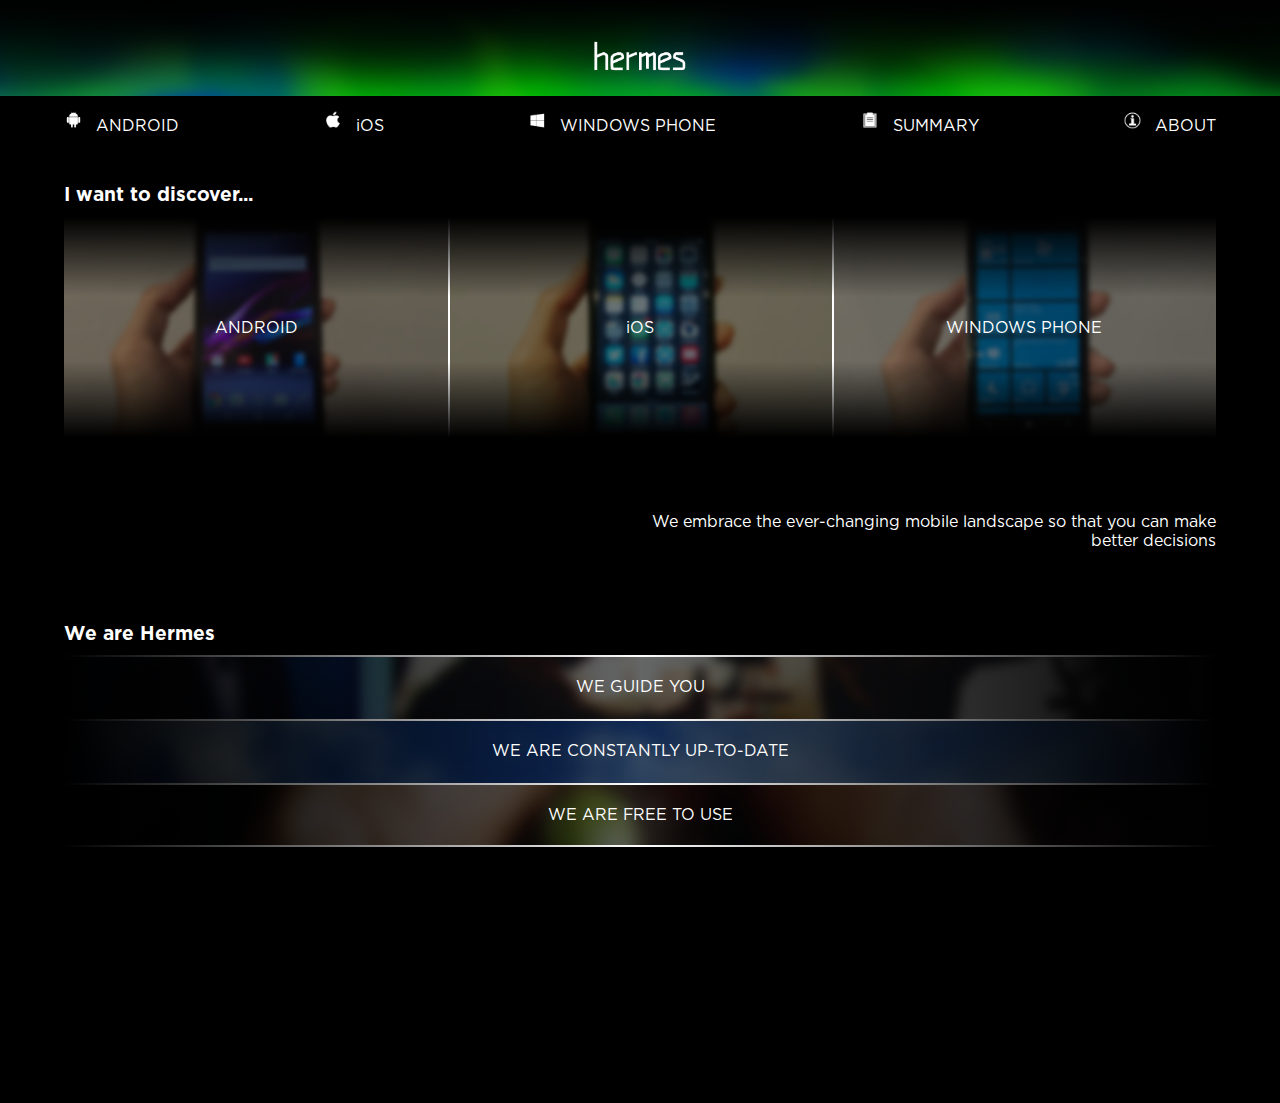
<file: index.html>
<!DOCTYPE html>
<html>
	<head>
		<meta charset="utf-8" />
		<title>
      WhatMobile &#124; Helping you to discover the mobile landscape
    </title>
		<link rel="stylesheet" type="text/css" href="index.css"/>
    <script type="text/javascript" src="jquery-1.9.1.js" ></script>
    <script type="text/javascript" src="HermesIndex.js" ></script>
    <script type="text/javascript" src="PxConverter.js" ></script>
    <link rel="shortcut icon" href="Assets/favicon.ico"/>
  </head>
  <body>
    <div id="aurora">
      <a href="index.html">
        <img id="logo" src="Assets/Logo.gif" alt="logo">
      </a>
      <div id="aurorabg">
      </div>
    </div>
        
    <div id="wrapper">

      <div id="navwrapper">
        <div id="container">
          <div class="box1">
            <a href="android.html">
              <img src="Assets/Android.png" alt="Android">
              ANDROID
            </a>
          </div>
          <div class="box2">
            <a href="ios.html">
              <img src="Assets/Apple.png" alt="Apple">
              iOS
            </a>
          </div>
          <div class="box3">
            <a href="wp.html">
              <img src="Assets/WP.png" alt="WP">
              WINDOWS PHONE
            </a>
          </div>
          <div class="box4">
            <a href="summary.html">
              <img src="Assets/Summary.png" alt="Summary">
              SUMMARY
            </a>
          </div>
          <div class="box5">
            <a href="about.html">
              <img src="Assets/Info.png" alt="About">
              ABOUT
            </a>
          </div>
          <span class="stretch"></span>
        </div>
      </div>

      <div class="subheader">
        <p>I want to discover...</p>
      </div>

      <!-- START OF 3 TILES -->
      <div class="gradientdown">
      </div>
      <div id="boxcontainerindex">

        <div class="box" id="androidintro">
          <a href="android.html">
            <p>
              ANDROID
            </p>
          </a>
        </div>
        <div class="division">
        </div>

        <div class="box" id="iosintro">
          <a href="ios.html">
            <p>
              iOS
            </p>
          </a>
        </div>
        <div class="division">
        </div>

        <div class="box" id="wpintro">
          <a href="wp.html">
            <p>
              WINDOWS PHONE
            </p>
          </a>
        </div>
      </div>
      <div class="gradientup">
      </div>
      <!-- END OF 3 TILES -->

      <div class="quotation">
        <p>
          We embrace the ever-changing mobile landscape 
          so that you can make better decisions
        </p>
      </div>

      <div id="bottompanel">
        <div class="subheader">
          <p>We are Hermes</p>
        </div>

        <div class="WR" id="firstWR">
          <div class="rect" id="firstrec">
            <div class="horizdivider bottomgradient">
            </div>
              <div class="bottomgradient">
              </div>  
              <p class="headertext">
                <span>WE GUIDE YOU</span>
              </p>
              <p class="headertext contentshift">
                We are here to offer you a complete and unadulterated information of current gadgets to help you make the best out of your purchase.
              </p>
          </div>
        </div>

        <div class="WR" id="secondWR">
          <div class="rect" id="secondrec">
            <div class="horizdivider bottomgradient">
            </div>
              <div class="bottomgradient">
              </div>
              <p class="headertext">
                <span>WE ARE CONSTANTLY UP-TO-DATE</span>
              </p>
              <p class="headertext contentshift">
                We constantly update our site so that you can get the most relevant information.
              </p>
          </div>
        </div>

        <div class="WR" id="thirdWR">
          <div class="lasthorizdivider bottomgradient">
          </div>
          <div class="rect" id="thirdrec">
            <div class="horizdivider bottomgradient">
            </div>
            <div class="bottomgradient">
            </div>
            <p class="headertext">
              <span>WE ARE FREE TO USE</span>
            </p>
            <p class="headertext contentshift">
              Use this website, free of charge.
            </p>
          </div>
        </div>
      </div><!--End of bottompanel-->
    </div><!-- End of wrapper-->

    <!--to pass accurate viewport width to jquery-->
    <div id="currentmedia">
    </div>
  </body>
</html>
</file>
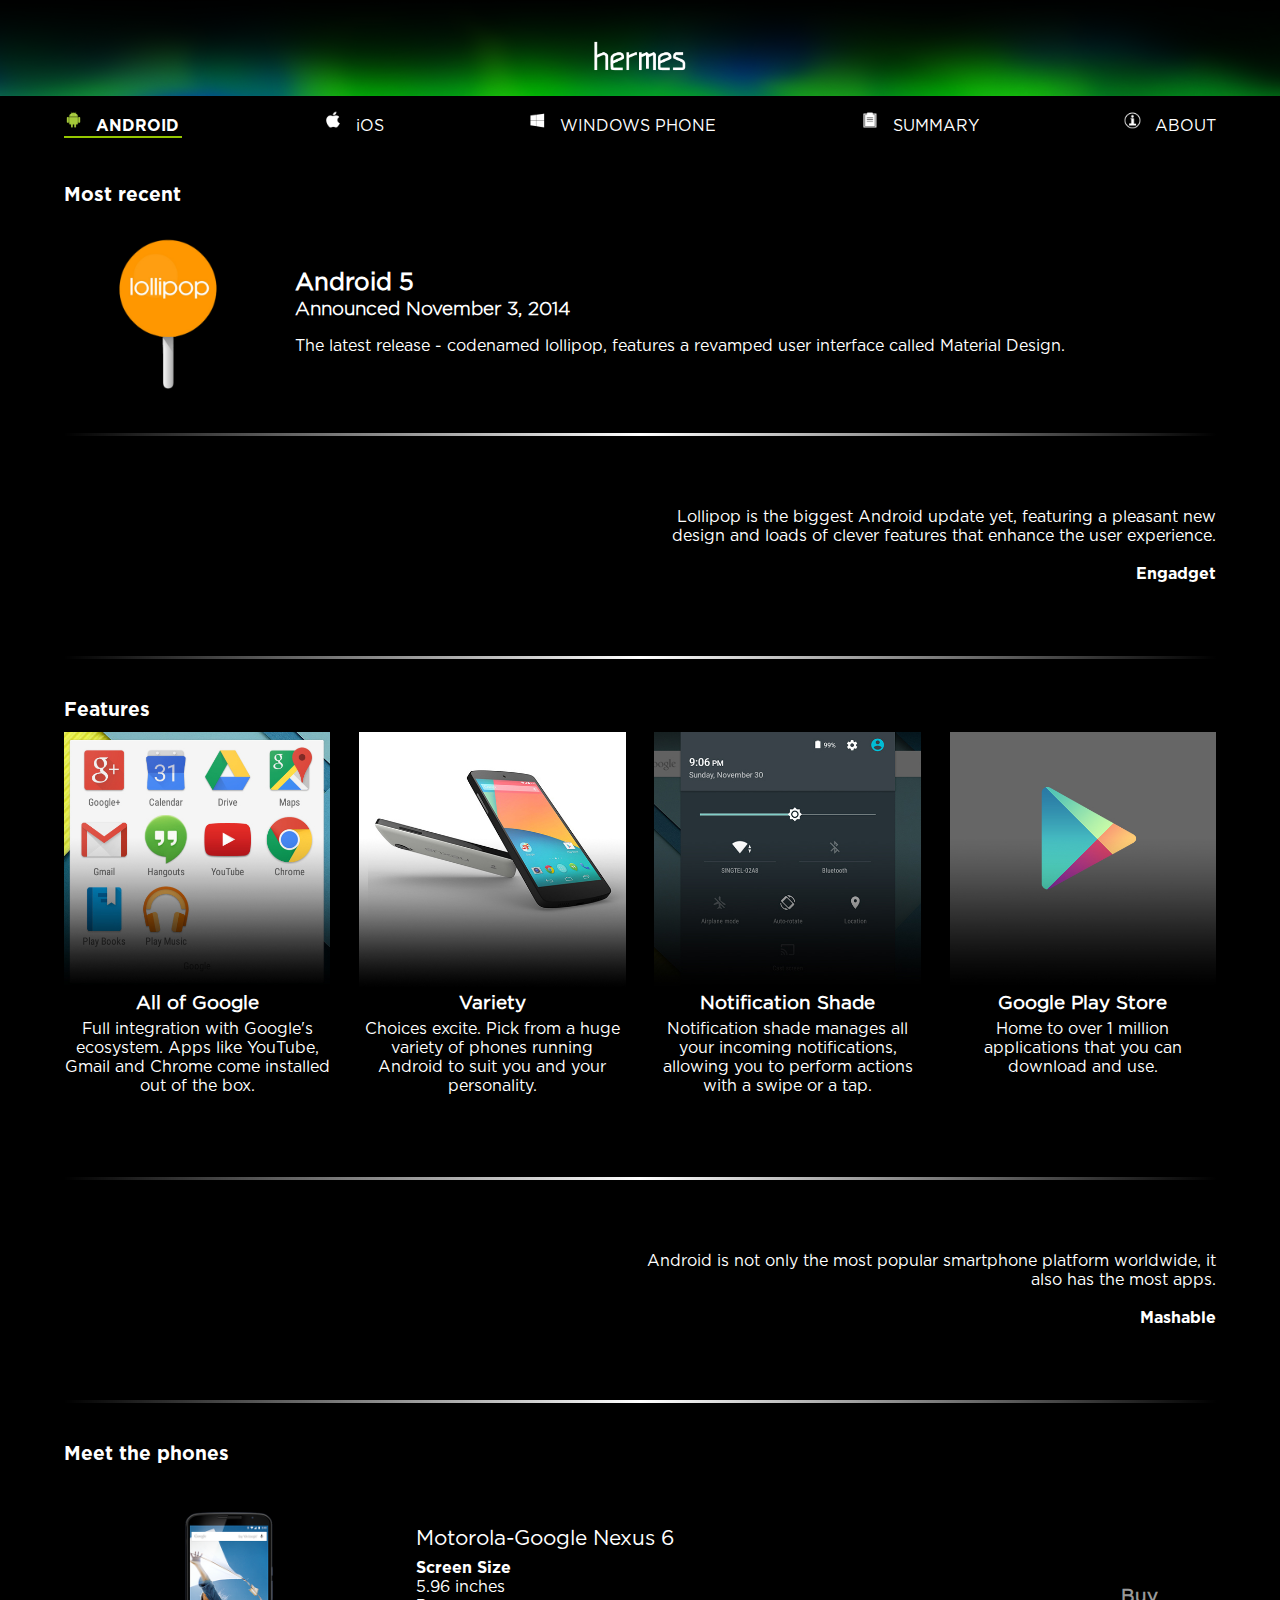
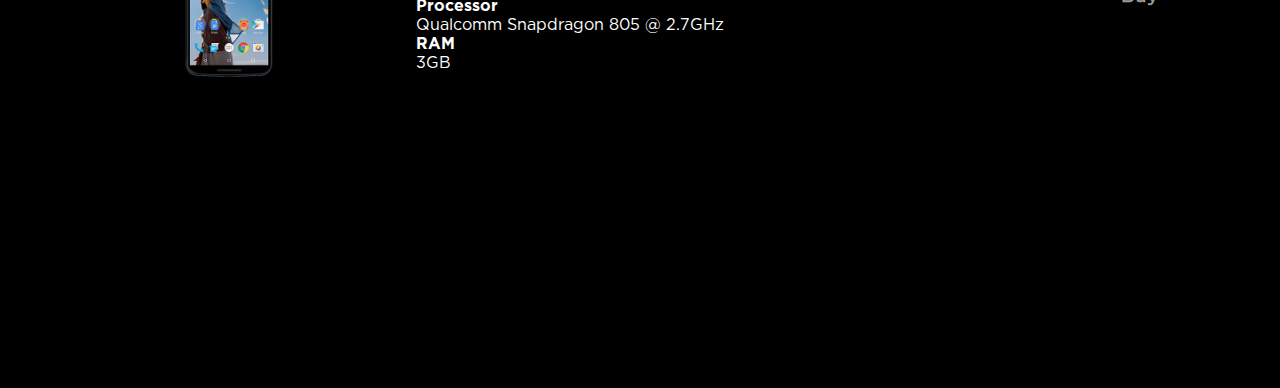
<file: Android.html>
<!DOCTYPE html>
<html>
  <head>
    <meta charset="utf-8" />
    <title>
      WhatMobile &#124; Helping you to discover the mobile landscape
    </title>
    <link rel="stylesheet" type="text/css" href="index.css"/>
    <script type="text/javascript" src="jquery-1.9.1.js" ></script>
    <script type="text/javascript" src="HermesIndex.js" ></script>
    <script type="text/javascript" src="PxConverter.js" ></script>
    <link rel="shortcut icon" href="Assets/favicon.ico"/>
  </head>
  <body>
    <div id="aurora">
      <a href="index.html">
        <img id="logo" src="Assets/Logo.gif" alt="logo">
      </a>
      <div id="aurorabg">
      </div>
    </div>

    <div id="wrapper">

      <div id="navwrapper">
        <div id="container">
          <div class="abox1">
            <a href="android.html">
              <img src="Assets/AndroidColored.png" alt="Android">
              ANDROID
            </a>
            <div class="ahorizdividerlink">
            </div>
          </div>
          <div class="box2">
            <a href="ios.html">
              <img src="Assets/Apple.png" alt="Apple">
              iOS
            </a>
          </div>
          <div class="box3">
            <a href="wp.html">
              <img src="Assets/WP.png" alt="WP">
              WINDOWS PHONE
            </a>
          </div>
          <div class="box4">
            <a href="summary.html">
              <img src="Assets/Summary.png" alt="Summary">
              SUMMARY
            </a>
          </div>
          <div class="box5">
            <a href="about.html">
              <img src="Assets/Info.png" alt="About">
              ABOUT
            </a>
          </div>
          <span class="stretch"></span>
        </div>
      </div>

      <div class="subheader">
        <p>
          Most recent
        </p>
      </div>

      <div id="introcontainer">
        <div class="pic" id="and">
        </div>
        <div class="intro">
          <h2>
            Android 5
          </h2>
          <h3>
            <span id="descriptor">
              Announced November 3, 2014
            </span>
          </h3>
          <p id="introcontent">
            The latest release - codenamed lollipop, features a revamped user interface called Material Design.
          </p>
        </div>
      </div>

      <div class="horizdividernonabsoluteup bottomgradient">
      </div>

      <div class="quotation">
        <p>
          Lollipop is the biggest Android update yet, featuring a pleasant new design and loads of clever features that enhance the user experience.
          <br>
          <br>
          <span class="boldtext">
            Engadget
          </span>
        </p>
      </div>

      <div class="horizdividernonabsolutedown bottomgradient">
      </div>

      <div id ="bottompanel">
        <div class="subheader">
          <p>
            Features
          </p>
        </div>

        <!--It has to be arranged like this due to inline-block styling (to take away the extra space)!-->
        <div class="boxescontainer">
          <div class="boxcontainerone">
            <div class="boxone" id="allofgoogle">
              <div class="boxtext"><h3>All of Google</h3><p>
              Full integration with Google's ecosystem. Apps like YouTube, Gmail and Chrome come installed out of the box.</p></div>
          </div><div class="boxtwo" id="variety">
            <div class="boxtext"><h3>Variety</h3><p>
              Choices excite. Pick from a huge variety of phones running Android to suit you and your personality.</p></div>
          </div></div><div class="boxcontainertwo"><div class="boxthree" id="notificationshade">
          <div class="boxtext"><h3>Notification Shade</h3><p>
              Notification shade manages all your incoming notifications, allowing you to perform actions with a swipe or a tap.</p></div>
          </div><div class="boxfour" id="googleplay">
          <div class="boxtext"><h3>Google Play Store</h3><p>
              Home to over 1 million applications that you can download and use.</p></div></div>
          </div>
        </div>

        <div class="horizdividernonabsoluteup bottomgradient"></div>

        <div class="quotation">
          <p>
            Android is not only the most popular smartphone platform worldwide, it also has the most apps.
            <br>
            <br>
            <span class="boldtext">
              Mashable
            </span>
          </p>
        </div>

        <div class="horizdividernonabsolutedown bottomgradient">
        </div>

          <div class="subheader">
            <p>
              Meet the phones
            </p>
          </div>

          <div class="phonecontainer">
            <div class="phone" id="nexus6">
            </div>
            <div class="phonedesc">
            
            <p>
              <span class="dheader">
                Motorola-Google Nexus 6
              </span>
              <br>
              <span class="boldtext">
                Screen Size
              </span>
              <br>
              <span class="unbold">
                5.96 inches
              </span>
              <br>
              <span class="boldtext">
                Processor
              </span>
              <br>
              <span class="unbold">
                Qualcomm Snapdragon 805 &#64; 2.7GHz
              </span>
              <br>
              <span class="boldtext">
                RAM
              </span>
              <br>
              <span class="unbold">
                3GB
              </span>
            </p>

            <div class="buybox">
              <h3>
                <a href="http://www.google.com/nexus/6/" target="_blank">Buy</a>
              </h3>
            </div>
          </div><!--End of phonedesc-->
        </div><!--End of phone container-->
      </div><!--End of bottompanel-->
    </div><!-- End of wrapper-->
      <!--to pass accurate viewport width to jquery-->
    <div id="currentmedia">
    </div>
  </body>
</html>
</file>
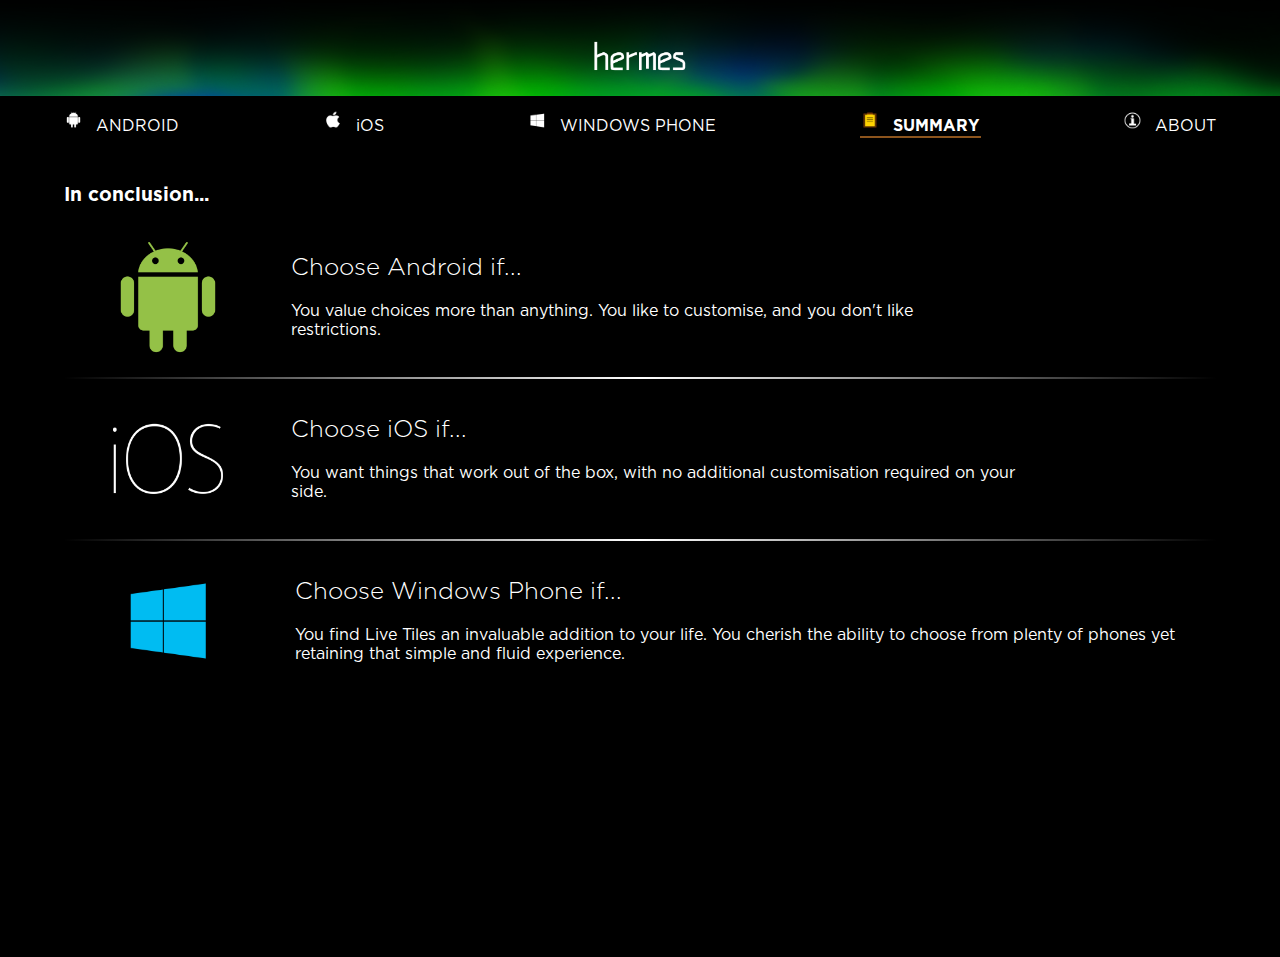
<file: summary.html>
<!DOCTYPE html>
<html>
  <head>
    <meta charset="utf-8" />
    <title>
      WhatMobile &#124; Helping you to discover the mobile landscape
    </title>
    <link rel="stylesheet" type="text/css" href="index.css"/>
    <script type="text/javascript" src="jquery-1.9.1.js" ></script>
    <script type="text/javascript" src="HermesIndex.js" ></script>
    <script type="text/javascript" src="PxConverter.js" ></script>
    <link rel="shortcut icon" href="Assets/favicon.ico"/>
  </head>
  <body>
    <div id="aurora">
      <a href="index.html">
        <img id="logo" src="Assets/Logo.gif" alt="logo">
      </a>
      <div id="aurorabg">
      </div>
    </div>

    <div id="wrapper">

      <div id="navwrapper">
        <div id="container">
          <div class="box1">
            <a href="android.html">
              <img src="Assets/Android.png" alt="Android">
              ANDROID
            </a>
          </div>
          <div class="box2">
            <a href="ios.html">
              <img src="Assets/Apple.png" alt="Apple">
              iOS
            </a>
          </div>
          <div class="box3">
            <a href="wp.html">
              <img src="Assets/WP.png" alt="WP">
              WINDOWS PHONE
            </a>
          </div>
          <div class="abox4">
            <a href="summary.html">
              <img src="Assets/SummaryColored.png" alt="Summary">
              SUMMARY
            </a>
            <div class="dhorizdividerlink">
            </div>
          </div>
          <div class="box5">
            <a href="about.html">
              <img src="Assets/Info.png" alt="About">
              ABOUT
            </a>
          </div>
          <span class="stretch">
          </span>
        </div>
      </div>

      <div class="subheader">
        <p>
          In conclusion...
        </p>
      </div>

      <div class="boxcontainersummary">
        <div class="picsummary" id="androidbox">
        </div>
        <div class="summaryintro">
          <p>
            <span class="summaryboxtext">
              Choose Android if...
            </span>
          </p>
          <br>
          <p>
            You value choices more than anything. You like to customise, and you don't like restrictions.
          </p>
        </div>
      </div>

      <div class="horizdividersummary"><div class="bottomgradient"></div></div>

      <div class="boxcontainersummary">
        <div class="picsummary" id="ios">
        </div>
        <div class="summaryintro">
          <p>
            <span class="summaryboxtext">
              Choose iOS if...
            </span>
          </p>
          <br>
          <p>
            You want things that work out of the box, with no additional customisation required on your side.
          </p>
        </div>
      </div>

      <div class="horizdividersummary"><div class="bottomgradient"></div></div>

      <div class="boxcontainersummary">
        <div class="picsummary" id="wpbox">
        </div>
        <div class="summaryintro">
          <p>
            <span class="summaryboxtext">
              Choose Windows Phone if...
            </span>
          </p>
          <br>
          <p>
            You find Live Tiles an invaluable addition to your life. You cherish the ability to choose from plenty of phones yet retaining that simple and fluid experience.
          </p>
        </div>
      </div>
    </div> <!--End of wrapper-->
    <!--to pass accurate viewport width to jquery-->
    <div id="currentmedia">
    </div>
  </body>
</html>
</file>
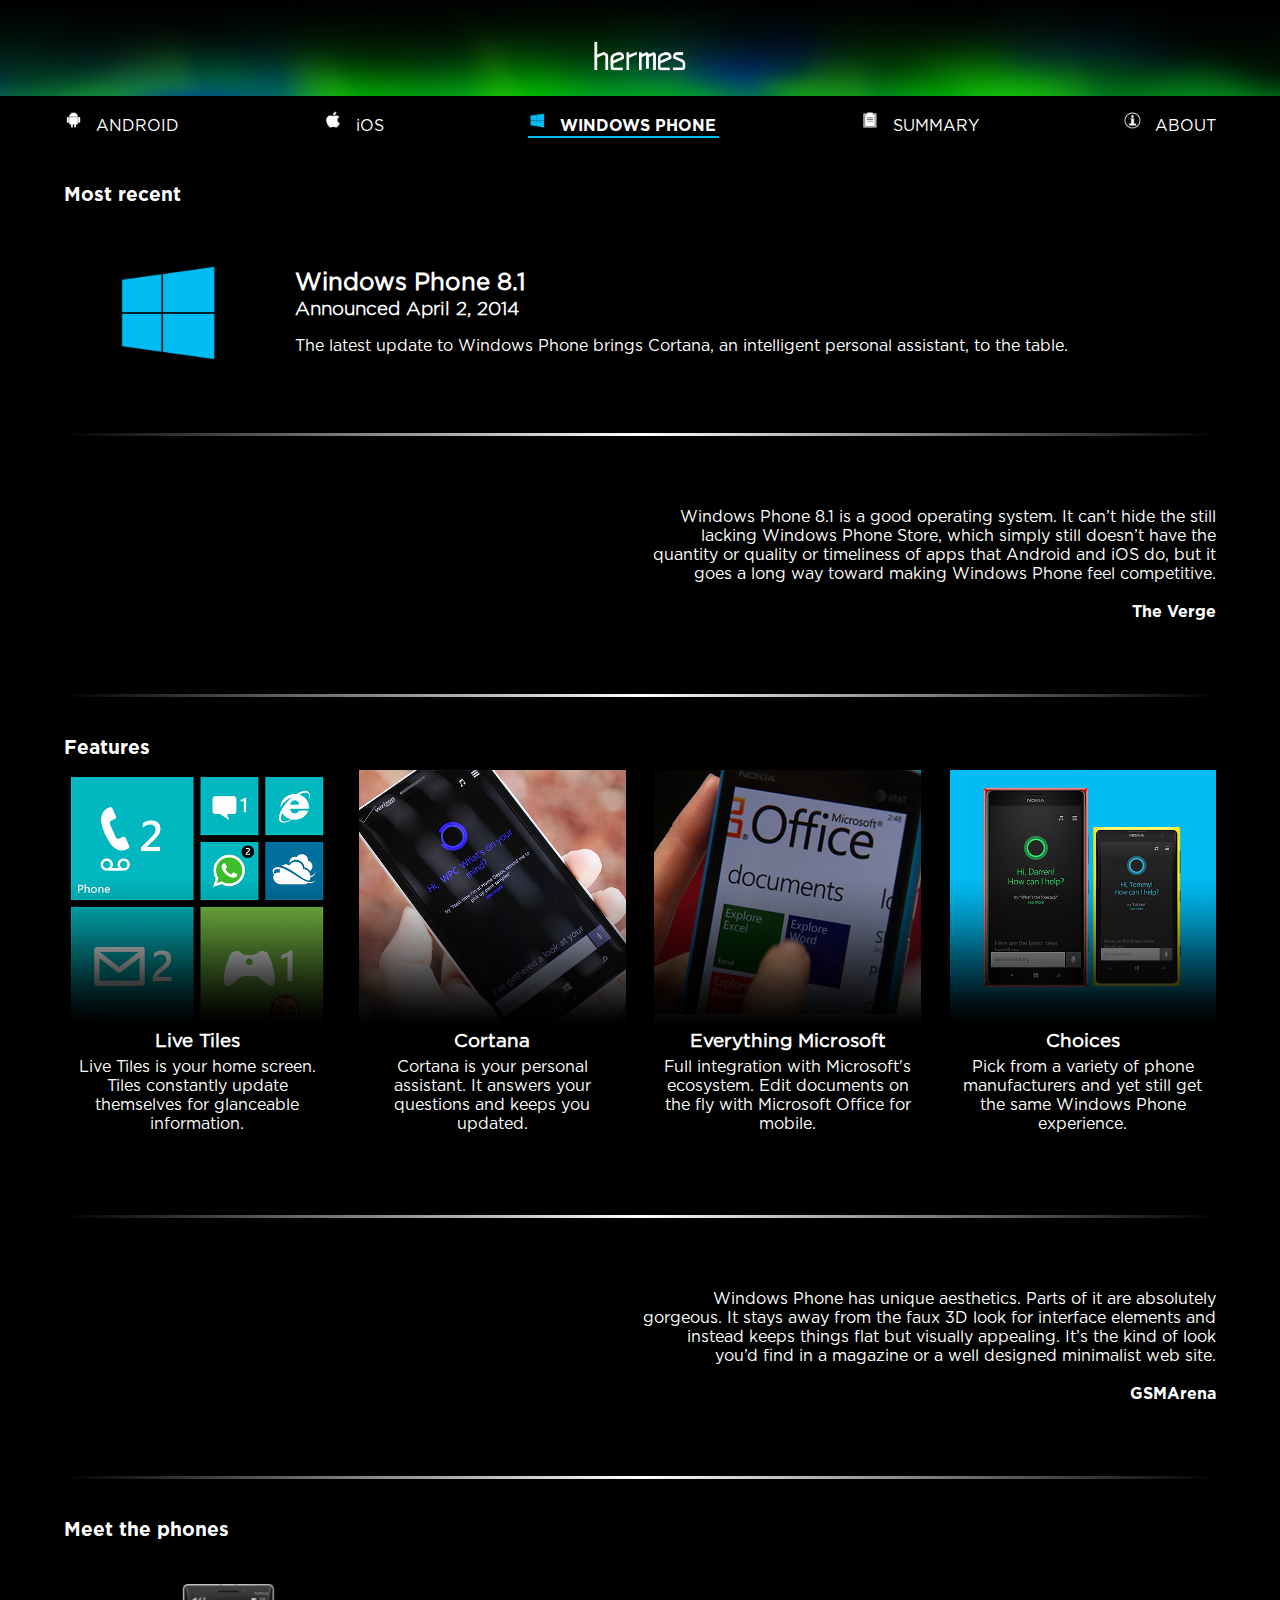
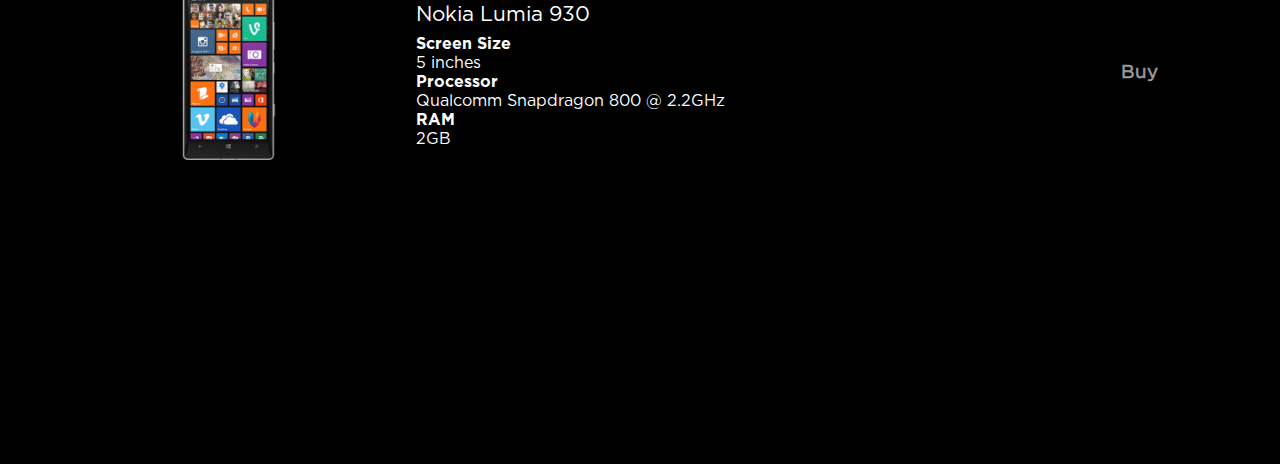
<file: wp.html>
<!DOCTYPE html>
<html>
  <head>
    <meta charset="utf-8" />
    <title>
      WhatMobile &#124; Helping you to discover the mobile landscape
    </title>
    <link rel="stylesheet" type="text/css" href="index.css"/>
    <script type="text/javascript" src="jquery-1.9.1.js" ></script>
    <script type="text/javascript" src="HermesIndex.js" ></script>
    <script type="text/javascript" src="PxConverter.js" ></script>
    <link rel="shortcut icon" href="Assets/favicon.ico"/>
  </head>
  <body>
    <div id="aurora">
      <a href="index.html">
        <img id="logo" src="Assets/Logo.gif" alt="logo">
      </a>
      <div id="aurorabg">
      </div>
    </div>

    <div id="wrapper">

      <div id="navwrapper">
        <div id="container">
          <div class="box1">
            <a href="android.html">
              <img src="Assets/Android.png" alt="Android">
              ANDROID
            </a>
          </div>
          <div class="box2">
            <a href="ios.html">
              <img src="Assets/Apple.png" alt="Apple">
              iOS
            </a>
          </div>
          <div class="abox3">
            <a href="wp.html">
              <img src="Assets/WPColored.png" alt="WP">
              WINDOWS PHONE
            </a>
            <div class="chorizdividerlink">
            </div>
          </div>
          <div class="box4">
            <a href="summary.html">
              <img src="Assets/Summary.png" alt="Summary">
              SUMMARY
            </a>
          </div>
          <div class="box5">
            <a href="about.html">
              <img src="Assets/Info.png" alt="About">
              ABOUT
            </a>
          </div>
          <span class="stretch">
          </span>
        </div>
      </div>

      <div class="subheader">
        <p>
          Most recent
        </p>
      </div>

      <div id="introcontainer">
        <div class="pic" id="wpbox">
        </div>
        <div class="intro">
          <h2>
            Windows Phone 8.1
          </h2>
          <h3>
            <span id="descriptor">
              Announced April 2, 2014
            </span>
          </h3>
          <p id="introcontent">
            The latest update to Windows Phone brings Cortana, an intelligent personal assistant, to the table.
          </p>
        </div>
      </div>

      <div class="horizdividernonabsoluteup bottomgradient"></div>

      <div class="quotation">
        <p>
          Windows Phone 8.1 is a good operating system. It can’t hide the still lacking Windows Phone Store, which simply still doesn’t have the quantity or quality or timeliness of apps that Android and iOS do, but it goes a long way toward making Windows Phone feel competitive.
          <br>
          <br>
          <span class="boldtext">
            The Verge
          </span>
        </p>
      </div>

      <div class="horizdividernonabsolutedown bottomgradient"></div>

      <div id ="bottompanel">
        <div class="subheader">
          <p>
            Features
          </p>
        </div>

        <!--It has to be arranged like this due to inline-block styling (to take away the extra space)!-->
        <div class="boxescontainer">
          <div class="boxcontainerone">
            <div class="boxone" id="livetiles">
              <div class="boxtext"><h3>Live Tiles</h3><p>
              Live Tiles is your home screen. Tiles constantly update themselves for glanceable information.</p></div>
          </div><div class="boxtwo" id="cortana">
            <div class="boxtext"><h3>Cortana</h3><p>
              Cortana is your personal assistant. It answers your questions and keeps you updated.</p></div>
          </div></div><div class="boxcontainertwo"><div class="boxthree" id="office">
          <div class="boxtext"><h3>Everything Microsoft</h3><p>
              Full integration with Microsoft's ecosystem. Edit documents on the fly with Microsoft Office for mobile.</p></div>
          </div><div class="boxfour" id="wpchoices">
          <div class="boxtext"><h3>Choices</h3><p>
              Pick from a variety of phone manufacturers and yet still get the same Windows Phone experience.</p></div></div>
            </div>
        </div>

        <div class="horizdividernonabsoluteup bottomgradient"></div>

        <div class="quotation">
          <p>
            Windows Phone has unique aesthetics. Parts of it are absolutely gorgeous. It stays away from the faux 3D look for interface elements and instead keeps things flat but visually appealing. It’s the kind of look you’d find in a magazine or a well designed minimalist web site.
            <br>
            <br>
            <span class="boldtext">
              GSMArena
            </span>
          </p>
        </div>

        <div class="horizdividernonabsolutedown bottomgradient"></div>

        <div class="subheader">
          <p>
            Meet the phones
          </p>
        </div>

        <div class="phonecontainer">
          <div class="phone" id="lumia">
          </div>
          <div class="phonedesc">
            <p>
              <span class="dheader">
                Nokia Lumia 930
              </span>
              <br>
              <span class="boldtext">
                Screen Size
              </span>
              <br>
              <span class="unbold">
                5 inches
              </span>
              <br>
              <span class="boldtext">
                Processor
              </span>
              <br>
              <span class="unbold">
                Qualcomm Snapdragon 800 &#64; 2.2GHz
              </span>
              <br>
              <span class="boldtext">
                RAM
              </span>
              <br>
              <span class="unbold">
                2GB
              </span>
            </p>

            <div class="buybox">
              <h3>
                <a href="http://www.nokia.com/sg-en/phones/phone/lumia930/" target="_blank">
                  Buy
                </a>
              </h3>
            </div>
          </div><!--End of phonedesc-->
        </div><!--End of phonecontainer-->
      </div><!--End of bottompanel-->
    </div><!-- End of wrapper-->
    <!--to pass accurate viewport width to jquery-->
    <div id="currentmedia">
    </div>
  </body>
</html>
</file>
<file: index.css>
@font-face {
  	font-family: 'Gotham-Book';
  	src: url('Assets/Gotham-Book.otf');
  	font-weight: normal;
 }

@font-face {
	font-family: 'Gotham-Bold';
	src: url('Assets/Gotham-Bold.otf');
	font-weight: normal;
}

@font-face {
	font-family: 'Gotham-Light';
	src: url('Assets/Gotham-Light.otf');
	font-weight: normal;
}

* {
	margin: 0;
	padding: 0;
}

body {
	color: white;
	font-family: "Gotham-Book", sans-serif;
	background-color: black;
	padding-bottom: 20%;
}

/*------STYLING FOR NAVBAR LINKS------*/
header {
	min-width: 9em;
	float: left;
	width: 15%;
	height: 100%;
	display: block;
}

ul {
	background-color: white;
	color: black;
	font-weight: 700;
}

li {
	list-style-type: none;
	text-align: left;
	width: 90%;
	padding: 0;
}

a:link {
	text-decoration: none;
	color: white;
	vertical-align: top;
}

a:visited {
    text-decoration: none;
    color: white;
}

a:hover {
    text-decoration: none;
    color: white;
}

a:active {
    text-decoration: none;
    color: white;
}

.buybox a:link {
	text-decoration: none;
	color: #999999;
}

.buybox a:visited {
    text-decoration: none;
    color: #999999;
}

.buybox a:hover {
    text-decoration: none;
    color: white;
}

.buybox a:active {
    text-decoration: none;
    color: #999999;
}

.abox1 a:link{
	font-family: 'Gotham-Bold', sans-serif;
}

.abox1 a:visited{
	font-family: 'Gotham-Bold', sans-serif;
}

.abox1 a:hover{
	font-family: 'Gotham-Bold', sans-serif;
}

.abox1 a:active{
	font-family: 'Gotham-Bold', sans-serif;
}

.abox2 a:link{
	font-family: 'Gotham-Bold', sans-serif;
}

.abox2 a:visited{
	font-family: 'Gotham-Bold', sans-serif;
}

.abox2 a:hover{
	font-family: 'Gotham-Bold', sans-serif;
}

.abox2 a:active{
	font-family: 'Gotham-Bold', sans-serif;
}

.abox3 a:link{
	font-family: 'Gotham-Bold', sans-serif;
}

.abox3 a:visited{
	font-family: 'Gotham-Bold', sans-serif;
}

.abox3 a:hover{
	font-family: 'Gotham-Bold', sans-serif;
}

.abox3 a:active{
	font-family: 'Gotham-Bold', sans-serif;
}

.abox4 a:link{
	font-family: 'Gotham-Bold', sans-serif;
}

.abox4 a:visited{
	font-family: 'Gotham-Bold', sans-serif;
}

.abox4 a:hover{
	font-family: 'Gotham-Bold', sans-serif;
}

.abox4 a:active{
	font-family: 'Gotham-Bold', sans-serif;
}

.abox5 a:link{
	font-family: 'Gotham-Bold', sans-serif;
}

.abox5 a:visited{
	font-family: 'Gotham-Bold', sans-serif;
}

.abox5 a:hover{
	font-family: 'Gotham-Bold', sans-serif;
}

.abox5 a:active{
	font-family: 'Gotham-Bold', sans-serif;
}

/*------STYLING FOR WEBPAGE CONTENT------*/
/*------STYLING FOR HEADER------*/

#aurora {
	height: 6em;
	position: relative;
}

#logo{
	height: 2em;
	width: auto;
	position: absolute;
	top: 2.5em;
	left: 50%;
	transform: translate(-50%, 0);
	-webkit-transform: translate(-50%, 0);
	z-index: 10;
}

#aurorabg{
	position: absolute;
	bottom: 0;
	width: 100%;
	height: 199px;
	background-image: url('Assets/Aurora.png');
	background-repeat: repeat-x;
	z-index: 1;
}

/*---------------------------------------------*/

#wrapper {
	margin: 0 5% 0 5%;
}

/*-------------STYLING FOR NAVBAR--------------*/

.box1, .box2, .box3, .box4, .box5{
    height: 1em;
    text-align: center;
    vertical-align: top;
    display: inline-block;
}

.fixed {
	padding: 1em 5% !IMPORTANT;
	width: 90%;
	position: fixed;
	top: 0;
	left: 0;
	z-index: 200;
	background-image: url(Assets/AuroraMenuBar.png);
	height: 100%;
}

.andfixed {
	padding: 1em 5% !IMPORTANT;
	width: 90%;
	position: fixed;
	top: 0;
	left: 0;
	z-index: 200;
	background-image: url(Assets/AndroidMenuBar.jpg);
	height: 100%;
}

.iosfixed {
	padding: 1em 5% !IMPORTANT;
	width: 90%;
	position: fixed;
	top: 0;
	left: 0;
	z-index: 200;
	background-image: url(Assets/IOSMenuBar.jpg);
	height: 100%;
}

.wpfixed {
	padding: 1em 5% !IMPORTANT;
	width: 90%;
	position: fixed;
	top: 0;
	left: 0;
	z-index: 200;
	background-image: url(Assets/WPMenuBar.jpg);
	height: 100%;
}

.summaryfixed {
	padding: 1em 5% !IMPORTANT;
	width: 90%;
	position: fixed;
	top: 0;
	left: 0;
	z-index: 200;
	background-image: url(Assets/SummaryMenuBar.jpg);
	height: 100%;
}

.infofixed {
	padding: 1em 5% !IMPORTANT;
	width: 90%;
	position: fixed;
	top: 0;
	left: 0;
	z-index: 200;
	background-image: url(Assets/InfoMenuBar.jpg);
	height: 100%;
}

.stretch {
    width: 100%;
    display: inline-block;
    font-size: 0;
    line-height: 0
}

#navwrapper {
	margin-bottom: 2.5em;
	height: 3em;
}

#container {
    text-align: justify;
    height: 1em;
    padding: 1em 0;
}
/*.bgFadeIn {
	-webkit-animation: bgFadeInAnim 0.5s;
	background: url(Assets/AuroraMenuBar.png);
}
.bgFadeOut {
	-webkit-animation: bgFadeOutAnim 0.5s;
	background: url(Assets/TransparentMenuBar.png);
}

@-webkit-keyframes bgFadeInAnim {
	from { background: url(Assets/TransparentMenuBar.png); }
	to { background: url(Assets/AuroraMenuBar.png); }
}
@-webkit-keyframes bgFadeOutAnim {
	from { background: url(Assets/AuroraMenuBar.png); }
	to { background: url(Assets/TransparentMenuBar.png); }
}*/
#container img {
	height: 1.2em;
	width: 1.2em;
	transform: translate(0, -10%);
	-webkit-transform: translate(0, -10%);
	margin-right: 0.5em;
}
/*--------------Index.html only---------------*/

.box {
	width: 100%;
 	height: 12em;
 	display: table-cell;
 	padding: 1em 1em 1em 1em;
 	text-align: center;
 	vertical-align: middle;
 	position: relative;
}

.division {
	display: inline-block;
	width: 0.1em;
	height: 100%;
	background-color: white;
	position: absolute;
	top: 50%;
	-moz-transform: translate(0, -50%);
	-webkit-transform: translate(0, -50%);
	transform: translate(0, -50%);
	z-index: 1;
}

.headertext {
	position: absolute;
	top: 0;
	left: 50%;
	transform: translate(-50%, 0);
	-webkit-transform: translate(-50%, 0);
}

.rect {
	width: 100%;
	height: 9em;
	background-color: red;
	position: relative;
}

/*Wrapping Rectangle acts as a window to facillitate jquery functions*/
.WR {
	height: 4em;
	overflow: hidden;
	text-align: center;
	position: relative;
}

.WR span{
	line-height: 4em;
}


.contentshift {
	top: 50%;
	width: 75%;
}

#boxcontainerindex{
	position: relative;
	display: table;
	table-layout: fixed;
	width: 100%;
}

#firstrec {
	background-image: url(Assets/weguideyou.jpg);
	background-size: cover;
}

#secondrec {
	background-image: url(Assets/alwaysupdated.jpg);
	background-size: cover;
}

#thirdrec {
	background-image: url(Assets/nonprofit.jpg);
	background-size: cover;
}

#androidintro {
	background-image: url(Assets/Z1.jpg);
	background-size: cover;
	background-position: 50% 50%;
}

#iosintro {
	background-image: url(Assets/iphone6intro.jpg);
	background-size: cover;
	background-position: 50% 50%;
}

#wpintro {
	background-image: url(Assets/WinPhone.jpg);
	background-size: cover;
	background-position: 50% 50%;
}

/*-------------Android.html only--------------*/
.abox1 {
    height: 1em;
    text-align: center;
    vertical-align: top;
    display: inline-block;
    position: relative;
}

.ahorizdividerlink {
	position: absolute;
	padding-right: 0.18em;
	height: 0.1em;
	width: 100%;
	background-color: #95c700;
}

#allofgoogle {
	background-image: url('Assets/gappsoverlay.jpg');
	background-position: 0 0;
	background-size: contain;
	background-repeat: no-repeat;
}

#and {
	background-image: url('Assets/Lollipop.png');
}

#variety {
	background-image: url('Assets/phonevarietyoverlay.jpg');
	background-position: 0 0;
	background-size: contain;
	background-repeat: no-repeat;
}

#notificationshade {
	background-image: url('Assets/notifsoverlay.jpg');
	background-position: 0 0;
	background-size: contain;
	background-repeat: no-repeat;
}

#googleplay {
	background-image: url('Assets/googleplayoverlay.jpg');
	background-position: 0 0;
	background-size: contain;
	background-repeat: no-repeat;
}

#nexus6 {
	background-image: url('Assets/nexus6.png');
	background-size: contain;
}

/*-------------iOS.html only--------------*/

.abox2 {
    height: 1em;
    text-align: center;
    vertical-align: top;
    display: inline-block;
    position: relative;
}

.bhorizdividerlink {
	position: absolute;
	padding-right: 0.18em;
	height: 0.1em;
	width: 100%;
	background-color: #bababa;
}

#iosbox {
	background-image: url('Assets/ios8.png');
}

#ioshome {
	background-image: url('Assets/gridhomeoverlay.jpg');
	background-position: 0 0;
	background-size: contain;
	background-repeat: no-repeat;
}

#siri {
	background-image: url('Assets/sirioverlay.jpg');
	background-position: 0 0;
	background-size: contain;
	background-repeat: no-repeat;
}

#stability {
	background-image: url('Assets/stabilityoverlay.jpg');
	background-position: 0 0;
	background-size: contain;
	background-repeat: no-repeat;
}

#appstore {
	background-image: url('Assets/appstoreoverlay.jpg');
	background-position: 0 0;
	background-size: contain;
	background-repeat: no-repeat;
}

#iphone6 {
	background-image: url('Assets/iphone6.png');
	background-size: contain;
	background-repeat: no-repeat;
}

#iphone6plus {
	background-image: url('Assets/iphone6plus.png');
	background-size: contain;
	background-repeat: no-repeat;
}

/*-------------WP.html only--------------*/

.abox3 {
    height: 1em;
    text-align: center;
    vertical-align: top;
    display: inline-block;
    position: relative;
}

.chorizdividerlink {
	position: absolute;
	padding-right: 0.18em;
	height: 0.1em;
	width: 100%;
	background-color: #00bcf2;
}

#livetiles {
	background-image: url('Assets/livetilesoverlay.jpg');
	background-position: 0 0;
	background-size: contain;
	background-repeat: no-repeat;
}

#cortana {
	background-image: url('Assets/cortanaoverlay.jpg');
	background-position: 0 0;
	background-size: contain;
	background-repeat: no-repeat;
}

#lumia {
	background-image: url('Assets/lumia930.png');
	background-size: contain;
}

#office {
	background-image: url('Assets/officeoverlay.jpg');
	background-position: 0 0;
	background-size: contain;
	background-repeat: no-repeat;
}

#wpbox {
	background-image: url('Assets/wp8.png');
}

#wpchoices {
	background-image: url('Assets/wpchoicesoverlay.jpg');
	background-position: 0 0;
	background-size: contain;
	background-repeat: no-repeat;
}

/*-------------summary.html only--------------*/

.abox4 {
    height: 1em;
    text-align: center;
    vertical-align: top;
    display: inline-block;
    position: relative;
}

.dhorizdividerlink {
	position: absolute;
	padding-right: 0.18em;
	height: 0.1em;
	width: 100%;
	background-color: #8c541d;
}

.horizdividersummary {
	height: 2px;
	width: 100%;
	background-color: white;
}

.picsummary {
	width: 13em;
	height: 10em;
	display: table-cell;
	background-size: cover;
	background-repeat: no-repeat;
	background-position: center;
	background-size: contain;
}

.summaryboxtext {
	font-family: 'Gotham-Light', sans-serif;
	font-size: 1.5em;
}

#androidbox {
	background-image: url('Assets/androidlogosummary.png');
}

/*-------------about.html only--------------*/

.abox5 {
    height: 1em;
    text-align: center;
    vertical-align: top;
    display: inline-block;
    position: relative;
}

.ehorizdividerlink {
	position: absolute;
	padding-right: 0.18em;
	height: 0.1em;
	width: 100%;
	background-color: #5093e7;
}

.aboutheader {
	font-family: 'Gotham-Light', sans-serif;
}

#aboutlogo {
	background-image: url(Assets/logo.gif);
	background-size: contain;
}

.aboutpic {
	width: 110px;
	height: 10em;
	display: table-cell;
	background-size: cover;
	background-repeat: no-repeat;
	background-position: center;
}

.aboutboxcontainer2 {
	width: 75%;
	margin-left: auto;
	margin-right: auto;
	height: 100%;
	display: table;
	position: relative;
}

.aboutsubheader {
	margin-top: 2em;
}

#maps {
	float: right;
	padding-bottom: 20%;
}

#address {
	margin-bottom: 2em;
}

#maps h3, #maps p{
	text-align: left;
}

#contactusform {
	float: left;
}

#contactusform textarea {
	resize: none;
	font-size: 1em;
	font-family: 'Gotham-Book', sans-serif;
}

form label, form input{
	display: inline-block;
	width: 20em;
}

form label {
	width: 5em;
	text-align: right;
	margin-right: 1em;
}

form input {
	font-size: 1em;
	font-family: 'Gotham-Book', sans-serif;
}

form div:nth-child(2) {
	margin-top: 1em;
}

form p {
	margin-top: 1em;
}

form div{
	display: block;
}

form p *{
	vertical-align: top;
}

iframe {
	width: 400px;
	height: 300px;
	border: 0px solid #ffffff;
}

.errormsg {
	text-align: center;
	display: none;
}

#submit {
	width: 4em;
}

#submitbutton {
	text-align: right;
}

#ios {
	background-image: url('Assets/ioslogosummary.png');
}

/*-------------404.html only--------------*/

#contentlost {
	text-align: center;
	padding: 20% 0 3% 0;
}

#gohomepadding {
	padding-top: 2%;
	text-align: center;
}
.horizdivider404 {
	height: 0.1em;
	width: 100%;
	background-color: white;
}

/*-----------------------------------------*/

.boldtext {
	font-family: 'Gotham-Bold', sans-serif;
}

.boxescontainer {
	position: relative;
	text-align: center;
}

.boxcontainerone {
	display: inline;
}

.boxcontainertwo {
	display: inline;
}

.boxone .boxtext, .boxtwo .boxtext, .boxthree .boxtext, .boxfour .boxtext{
	width: 100%;
	position: absolute;
	top: 65%;
	left: 50%;
	transform: translate(-50%, 0);
	-webkit-transform: translate(-50%, 0);
	text-align: center;
}

.boxone {
	position: relative;
	display: inline-block;
	height: 25em;
	width: 23.123%;
	/*width: 24.625%;*/
	min-width: 250px;
	/*margin-left: 0.5%;*/
}

.boxtext p{
	margin-top: 2%;
}

.boxtwo, .boxthree, .boxfour {
	position: relative;
	display: inline-block;
	height: 25em;
	width: 23.125%;
	min-width: 250px;
	margin-left: 2.5%;
}

.bottomgradient {
	height: 100%;
	width: 100%;
	background: -moz-linear-gradient(left,  rgba(0,0,0,1) 0%, rgba(0,0,0,0) 50%, rgba(0,0,0,0) 100%); /* FF3.6+ */
	background: -webkit-gradient(linear, left top, right top, color-stop(0%,rgba(0,0,0,1)), color-stop(50%,rgba(0,0,0,0)), color-stop(100%,rgba(0,0,0,0))); /* Chrome,Safari4+ */
	background: -webkit-linear-gradient(left,  rgba(0,0,0,1) 0%,rgba(0,0,0,0) 50%,rgba(0,0,0,0) 100%); /* Chrome10+,Safari5.1+ */
	background: -o-linear-gradient(left,  rgba(0,0,0,1) 0%,rgba(0,0,0,0) 50%,rgba(0,0,0,0) 100%); /* Opera 11.10+ */
	background: -ms-linear-gradient(left,  rgba(0,0,0,1) 0%,rgba(0,0,0,0) 50%,rgba(0,0,0,0) 100%); /* IE10+ */
	background: linear-gradient(to right,  rgba(0,0,0,1) 0%,rgba(0,0,0,0) 50%,rgba(0,0,0,0) 100%),
		linear-gradient(to right,  rgba(0,0,0,0) 0%,rgba(0,0,0,0) 50%,rgba(0,0,0,1) 100%); /* W3C */
}

.dheader {
	font-size: 1.3em;
	font-weight: 300;
	line-height: 2em;
}

.gradientdown {
	height: 5em;
	width: 90%;
	position: absolute;
	left: 5%;
	z-index: 181;
	background: -moz-linear-gradient(top,  rgba(0,0,0,1) 0%, rgba(0,0,0,0) 100%); /* FF3.6+ */
	background: -webkit-gradient(linear, left top, left bottom, color-stop(0%,rgba(0,0,0,1)), color-stop(100%,rgba(0,0,0,0))); /* Chrome,Safari4+ */
	background: -webkit-linear-gradient(top,  rgba(0,0,0,1) 0%,rgba(0,0,0,0) 100%); /* Chrome10+,Safari5.1+ */
	background: -o-linear-gradient(top,  rgba(0,0,0,1) 0%,rgba(0,0,0,0) 100%); /* Opera 11.10+ */
	background: -ms-linear-gradient(top,  rgba(0,0,0,1) 0%,rgba(0,0,0,0) 100%); /* IE10+ */
	background: linear-gradient(to bottom,  rgba(0,0,0,1) 0%,rgba(0,0,0,0) 100%); /* W3C */
}

.gradientup {
	height: 5em;
	width: 90%;
	position: absolute;
	left: 5%;
	z-index: 180;
	transform: translate(0, -100%);
	-webkit-transform: translate(0, -100%);
	background: -moz-linear-gradient(top,  rgba(0,0,0,0) 0%, rgba(0,0,0,1) 96%, rgba(0,0,0,1) 100%); /* FF3.6+ */
	background: -webkit-gradient(linear, left top, left bottom, color-stop(0%,rgba(0,0,0,0)), color-stop(96%,rgba(0,0,0,1)), color-stop(100%,rgba(0,0,0,1))); /* Chrome,Safari4+ */
	background: -webkit-linear-gradient(top,  rgba(0,0,0,0) 0%,rgba(0,0,0,1) 96%,rgba(0,0,0,1) 100%); /* Chrome10+,Safari5.1+ */
	background: -o-linear-gradient(top,  rgba(0,0,0,0) 0%,rgba(0,0,0,1) 96%,rgba(0,0,0,1) 100%); /* Opera 11.10+ */
	background: -ms-linear-gradient(top,  rgba(0,0,0,0) 0%,rgba(0,0,0,1) 96%,rgba(0,0,0,1) 100%); /* IE10+ */
	background: linear-gradient(to bottom,  rgba(0,0,0,0) 0%,rgba(0,0,0,1) 96%,rgba(0,0,0,1) 100%); /* W3C */
}

.subheader {
	text-align: left;
	width: 100%;
	color: white;
	font-size: 1.2em;
	padding-bottom: 0.5em;
	font-family: 'Gotham-Bold', Arial, sans-serif;
	clear: both;
}

.quotation {
	width: 50%;
	padding: 4.5em 0 4.5em 0;
	text-align: right;
	float: right;
}

.horizdivider {
	position: absolute;
	top: 0;
	height: 0.1em;
	width: 100%;
	background-color: white;
}

.horizdividernonabsoluteup {
	height: 0.2em;
	width: 100%;
	background-color: white;
	margin-top: 2.5em;
}

.horizdividernonabsolutedown {
	height: 0.2em;
	width: 100%;
	background-color: white;
	margin-bottom: 2.5em;
	clear: both;
}

.summaryintro {
	width: auto;
	height: 10em;
	display: table-cell;
	vertical-align: middle;
	padding-left: 2%;
	padding-right: 2%;
}

.lasthorizdivider {
	position: absolute;
	bottom: 0;
	height: 0.14em;
	width: 100%;
	background-color: white;
	z-index: 170;
}

.phone {
	background-size: cover;
	background-repeat: no-repeat;
	background-position: center;
}

.pic {
	width: 13em;
	height: 10em;
	display: table-cell;
	background-size: cover;
	background-repeat: no-repeat;
	background-position: center;
}

/*Most recent header for Android, WP and iOS*/
#introcontainer {
	width: 100%;
	margin-left: auto;
	margin-right: auto;
	margin-top: 1em;
	height: 100%;
	display: table;
	table-layout: fixed;
}

#bottompanel {
	clear: both;
}

#currentmedia {
	width: 100%;
}

#descriptor {
	font-family: 'Gotham-Light', sans-serif;
}

.intro {
	width: auto;
	height: 10em;
	display: table-cell;
	vertical-align: middle;
	padding-left: 2%;
	padding-right: 2%;
}

#introcontent {
	margin-top: 1em;
}

/*----------"Meet the phones" section only-----------*/

.buybox {
	position: absolute;
	margin-right: 7%;
	top: 50%;
	right: 0;
	transform: translate(0, -50%);
	-webkit-transform: translate(0, -50%);
}

.phone {
	width: 20%;
	height: 15em;
	display: table-cell;
}

.phonecontainer {
	width: 100%;
	margin-left: auto;
	margin-right: auto;
	height: 100%;
	display: table;
	margin-bottom: 1em;
}

.phonedesc {
	position: relative;
	width: 50%;
	height: 15em;
	display: table-cell;
	vertical-align: middle;
	padding-left: 2%;
}

.phonedesc p {
	margin: 0;
}

@media screen and (max-width: 1220px){
	
	/*----------Android.html, iOS.html, WP.html only-----------*/

	.boxcontainertwo {
		margin-top: 1em;
		display: block;
		text-align: center;
	}

	.boxcontainerone {
		margin-top: 1em;
		display: block;
		text-align: center;
	}

	.boxthree{
		margin: 0;
	}

	/*-------------------Summary.html only--------------------*/

	#contactusform {
		float: none;
		width: 474px;
		margin: auto;
	}

	#maps {
		float: none;
		width: 400px;
		margin: auto;
		margin-top: 2em;
		margin-bottom: 2em;
	}
}

@media screen and (max-width: 675px){
	/*-----------------------Navbar only-----------------------*/
	#container {
		font-size: 0.8em;
	}

	/*----------Android.html, iOS.html, WP.html only-----------*/
	.phone {
		display: block;
		width: 100%;
		background-size: contain;
	}

	.phonedesc {
		display: block;
		width: 100%;
		padding: 0;
		text-align: center;
	}

	.buybox {
		position: initial;
		transform: translate(0, 0);
		-webkit-transform: translate(0, 0);
		text-align: center;
		padding: 0;
		margin: 2em 0 0 0;
	}

	/*--------------------Summary.html only-------------------*/
	.summaryintro {
		margin: 1em 0;
		text-align: center;
	}

	/*--------------------About.html only-------------------*/
	
	.aboutpic {
		display: block;
		margin: auto;
	}

	.intro {
		display: block;
		height: 100%;
		width: 100%;
		padding: 0;
	}

	.picsummary {
		display: block;
		margin: auto;
	}

	.boxcontainer2 .pic {
		background-size: contain;
	}

	.pic {
		display: block;
		margin: auto;
	}
}

@media screen and (max-width: 580px){

	/*--------------------Index.html only-------------------*/

	.box {
		width: auto;
		display: block;
		position: relative;
		text-align: center;
	}

	.box p{
		position: absolute;
		top: 50%;
		left: 50%;
		transform: translate(-50%, -50%);
		-webkit-transform: translate(-50%, -50%);
	}

	.contentshift {
		top: 35%;
	}

	.gradientdown {
		width: 100%;
		left: 0;
	}

	.gradientup {
		width: 100%;
		left: 0;
	}

	.lasthorizdivider {
		height: 0.07em;
	}

	.rect {
		height: 14em !IMPORTANT;
	}

	.WR {
		height: 14em !IMPORTANT;
		overflow: hidden;
	}

	.WR span {
		display: block;
		line-height: 1em;
		margin-top: 1.2em;
	}

	#container {
		font-size: 1em;
	}

	#iosintro {
		margin: 1em 0 1em 0;
	}



	/*--------------------Navbar only-------------------*/

	#navwrapper {
		height: 100% !IMPORTANT;
	}

	.ahorizdividerlink, .bhorizdividerlink, .chorizdividerlink, 
	.dhorizdividerlink, .ehorizdividerlink {
		display: none;
	}

	.abox1, .abox2, .abox3, .abox4, .abox5 {
		background-color: white;
	}

	.abox1 a, .abox2 a, .abox3 a, .abox4 a, .abox5 a {
		color: black;
	}

	.box1, .box2, .box3, .box4, .box5, .abox1, .abox2, .abox3, .abox4, .abox5 {
		height: 1em;
	    display: block;
	    padding: 5% 0;
	}

	.stretch {
		display: none;
	}

	#container {
		height: auto;
		margin: 7% 0;
		padding: 0;
	}

	/*--------------------About.html only-------------------*/

	iframe {
		width: 100%;
	}

	form label {
		text-align: left;
	}

	form input {
		margin: auto;
	}

	#contactusform {
		width: 100%;
		padding: 0;
	}

	#contactusform input, #contactusform textarea {
		width: 100%;
	}

	#maps {
		width: 100%;
	}

	/*---------------------------------------------------*/

	.boxcontainertwo{
		margin: 0;
	}

	.boxcontainerone *, .boxcontainertwo *{
		display: block;
		width: 250px;
		margin: auto;
	}

	.boxone, .boxtwo, .boxthree, .boxfour {
		margin-bottom: 1em;
	}

	.division {
		display: none;
	}

	.fixed, .andfixed, .iosfixed, .wpfixed, .summaryfixed, .infofixed {
		position: relative;
		padding: 0 !IMPORTANT;
		width: 100%;
		background-image: none;
	}

	.phonecontainer {
		margin: 0 0 2em 0;
	}

	.quotation {
		width: 100%;
	}

	.subpagebox {
		width: auto;
		display: block;
		position: relative;
		text-align: center;
	}

	.subpagebox p{
		position: absolute;
		top: 50%;
		left: 50%;
		transform: translate(-50%, -50%);
		-webkit-transform: translate(-50%, -50%);
	}

	/*to pass accurate viewport width to jquery*/
	#currentmedia {
		max-width: 500px;
	}

	#introcontainer{
		display: block;
	}
}
</file>
